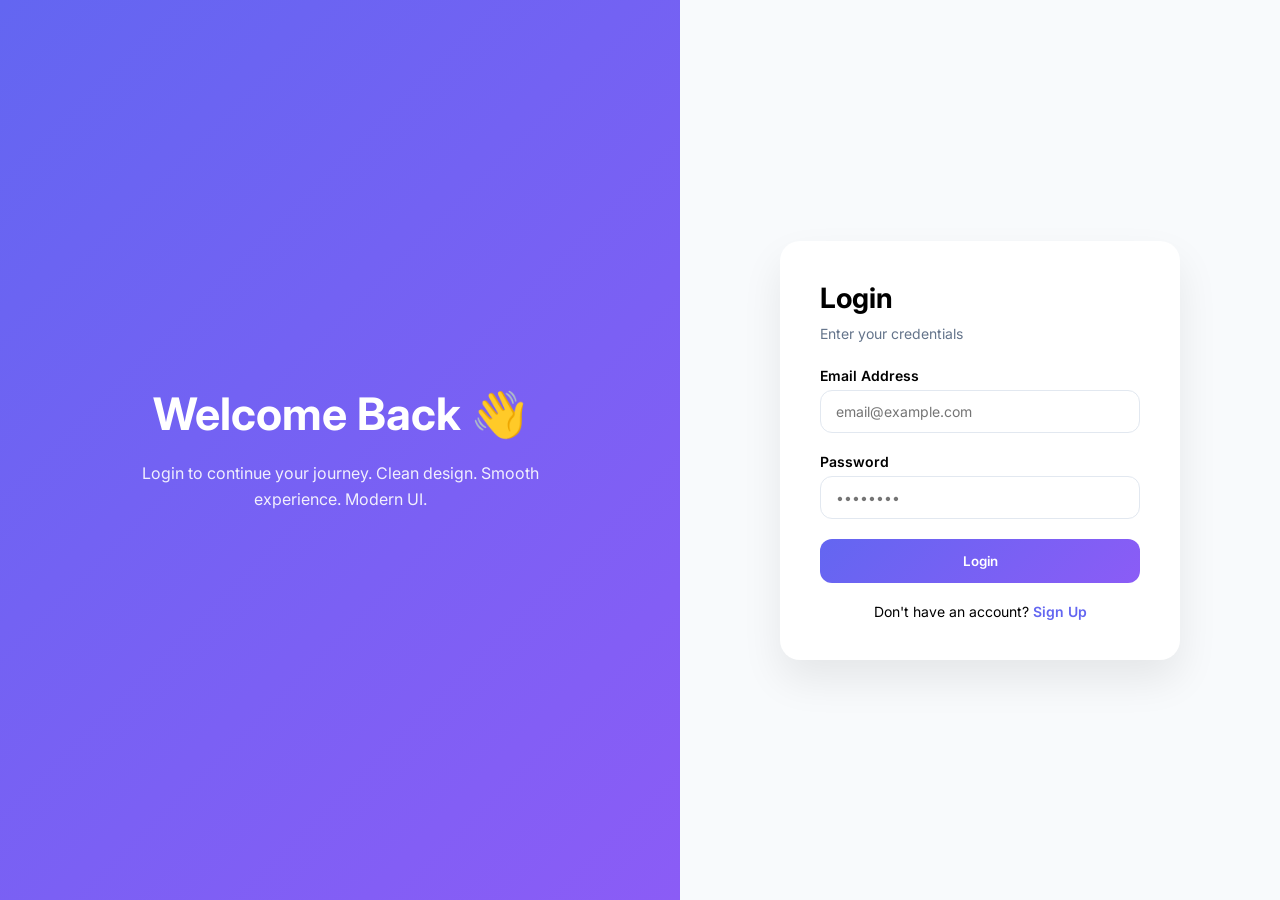
<file: index.html>
<!DOCTYPE html>
<html lang="en">
<head>
    <meta charset="UTF-8">
    <title>Login |Modern UI</title>
    <meta name="viewport" content="width=device-width, initial-scale=1.0">
    <link href="https://fonts.googleapis.com/css2?family=Inter:wght@400;600;700&display=swap" rel="stylesheet">
    <link rel="stylesheet" href="style.css">
</head>
<body>

<div class="container">

    <div class="left">
        <h1>Welcome Back 👋</h1>
        <p>Login to continue your journey. Clean design. Smooth experience. Modern UI.</p>
    </div>

    <div class="right">
        <div class="form-box">
            <h2>Login</h2>
            <p class="subtitle">Enter your credentials</p>

            <form action="#" method="POST">

                <div class="input-group">
                    <label for="email">Email Address</label>
                    <input id="emailInp" type="email"  placeholder="email@example.com" required>
                </div>

                <div class="input-group">
                    <label for="password">Password</label>
                    <input  id = "pwdInp" type="password"  placeholder="••••••••" required>
                </div>

                <button onclick="login()" type="button">Login</button>

                <div class="switch">
                    Don't have an account? <a href="SignUp.html">Sign Up</a>
                </div>

            </form>
        </div>
    </div>

</div>

</body>
<script src="./app.js"></script>
</html>
</file>
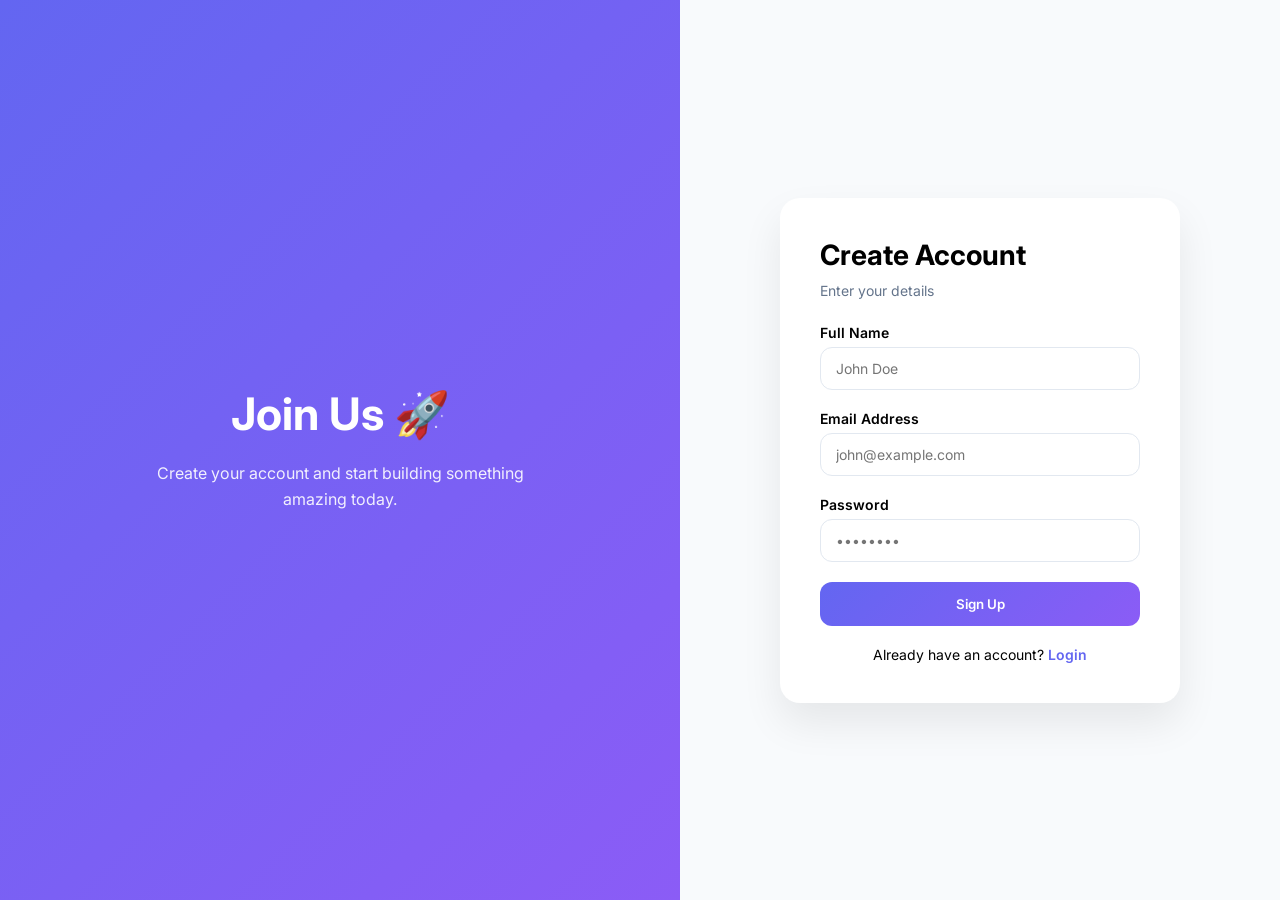
<file: SignUp.html>
<!DOCTYPE html>
<html lang="en">
<head>
    <meta charset="UTF-8">
    <title>Sign Up | Modern UI</title>
    <meta name="viewport" content="width=device-width, initial-scale=1.0">
    <link href="https://fonts.googleapis.com/css2?family=Inter:wght@400;600;700&display=swap" rel="stylesheet">
    <link rel="stylesheet" href="style.css">
</head>
<body>

<div class="container">

    <div class="left">
        <h1>Join Us 🚀</h1>
        <p>Create your account and start building something amazing today.</p>
    </div>

    <div class="right">
        <div class="form-box">
            <h2>Create Account</h2>
            <p class="subtitle">Enter your details</p>

            <form action="#" method="POST">

                <div class="input-group">
                    <label for="fullname">Full Name</label>
                    <input type="text" id="fullname" placeholder="John Doe" required>
                </div>

                <div class="input-group">
                    <label for="email">Email Address</label>
                    <input   type="email" id="email" placeholder="john@example.com" required>
                </div>

                <div class="input-group">
                    <label for="password">Password</label>
                    <input type="password" id="password" placeholder="••••••••" required>
                </div>

                <button onclick="savedData()" type="button">Sign Up</button>

                <div class="switch">
                    Already have an account? <a href="index.html">Login</a>
                </div>

            </form>
        </div>
    </div>

</div>

</body>
<script src="./app.js"></script>
</html>
</file>
<file: style.css>
* {
  margin: 0;
  padding: 0;
  box-sizing: border-box;
  font-family: 'Inter', sans-serif;
}

body {
  background: #f8fafc;
}

.container {
  display: flex;
  min-height: 100vh;
}

/* LEFT SIDE */
.left {
  flex: 1;
  display: flex;
  flex-direction: column;
  justify-content: center;
  align-items: center;
  background: linear-gradient(135deg, #6366f1, #8b5cf6);
  color: white;
  padding: 60px;
  text-align: center;
}

.left h1 {
  font-size: 2.8rem;
  margin-bottom: 20px;
}

.left p {
  max-width: 400px;
  line-height: 1.6;
  opacity: 0.9;
}

/* RIGHT SIDE */
.right {
  flex: 1;
  display: flex;
  justify-content: center;
  align-items: center;
  padding: 40px 20px;
}

/* FORM BOX */
.form-box {
  width: 100%;
  max-width: 400px;
  background: #ffffff;
  padding: 40px;
  border-radius: 20px;
  box-shadow: 0 20px 40px rgba(0,0,0,0.08);
}

.form-box h2 {
  font-size: 28px;
  margin-bottom: 10px;
}

.subtitle {
  font-size: 14px;
  color: #64748b;
  margin-bottom: 25px;
}

/* INPUT */
.input-group {
  margin-bottom: 20px;
  display: flex;
  flex-direction: column;
}

.input-group label {
  font-size: 14px;
  margin-bottom: 6px;
  font-weight: 600;
}

.input-group input {
  padding: 12px 15px;
  border-radius: 12px;
  border: 1.5px solid #e2e8f0;
  font-size: 14px;
  transition: 0.3s;
}

.input-group input:focus {
  border-color: #6366f1;
  outline: none;
  box-shadow: 0 0 0 4px rgba(99,102,241,0.1);
}

/* BUTTON */
button {
  width: 100%;
  padding: 14px;
  border: none;
  border-radius: 12px;
  background: linear-gradient(135deg,#6366f1,#8b5cf6);
  color: white;
  font-weight: 600;
  cursor: pointer;
  transition: 0.3s;
}

button:hover {
  transform: translateY(-2px);
  box-shadow: 0 10px 20px rgba(99,102,241,0.3);
}

/* SWITCH TEXT */
.switch {
  margin-top: 20px;
  font-size: 14px;
  text-align: center;
}

.switch a {
  color: #6366f1;
  text-decoration: none;
  font-weight: 600;
}

.switch a:hover {
  text-decoration: underline;
}

/* RESPONSIVE */
@media (max-width: 900px) {
  .container {
    flex-direction: column;
  }

  .left, .right {
    width: 100%;
    padding: 40px 20px;
  }
}
</file>
